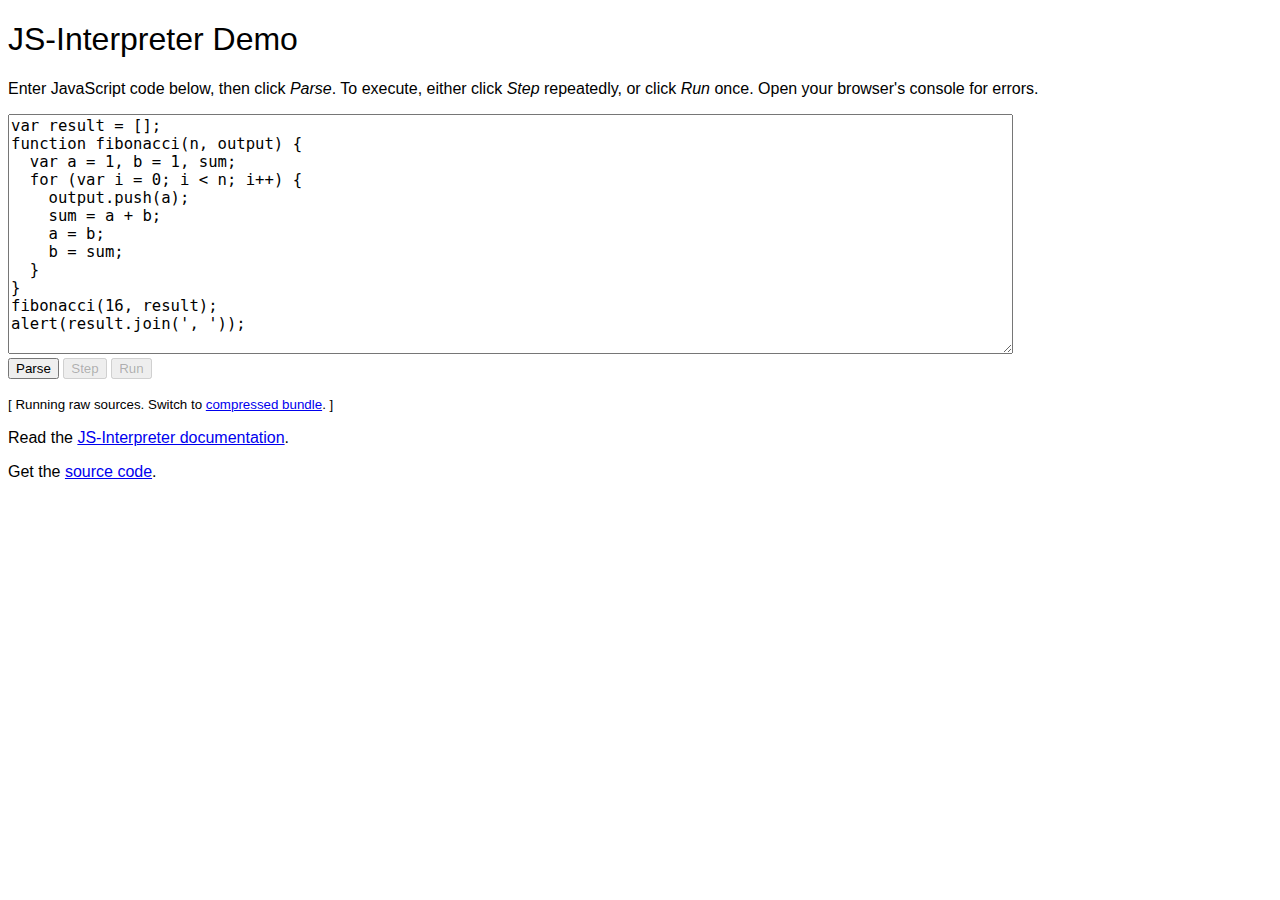
<file: third_party/JS-Interpreter-master/index.html>
<!DOCTYPE html>
<html>
<head>
  <meta charset="utf-8">
  <title>JS-Interpreter Demo</title>
  <link href="demos/style.css" rel="stylesheet" type="text/css">

  <script>
    // Depending on the URL argument, test the compressed or uncompressed version.
    var compressed = (document.location.search == '?compressed');
    if (compressed) {
      document.write('<scr'+'ipt src="acorn_interpreter.js"></scr'+'ipt>');
    } else {
      document.write('<scr'+'ipt src="acorn.js"></scr'+'ipt>');
      document.write('<scr'+'ipt src="interpreter.js"></scr'+'ipt>');
    }

    var myInterpreter;
    function initAlert(interpreter, scope) {
      var wrapper = function(text) {
        return alert(text);
      };
      interpreter.setProperty(scope, 'alert',
          interpreter.createNativeFunction(wrapper));
    };

    function parseButton() {
      var code = document.getElementById('code').value
      myInterpreter = new Interpreter(code, initAlert);
      disable('');
    }

    function stepButton() {
      if (myInterpreter.stateStack.length) {
        var node =
            myInterpreter.stateStack[myInterpreter.stateStack.length - 1].node;
        var start = node.start;
        var end = node.end;
      } else {
        var start = 0;
        var end = 0;
      }
      createSelection(start, end);
      try {
        var ok = myInterpreter.step();
      } finally {
        if (!ok) {
          disable('disabled');
        }
      }
    }

    function runButton() {
      disable('disabled');
      myInterpreter.run();
    }

    function disable(disabled) {
      document.getElementById('stepButton').disabled = disabled;
      document.getElementById('runButton').disabled = disabled;
    }

    function createSelection(start, end) {
      var field = document.getElementById('code')
      if (field.createTextRange) {
        var selRange = field.createTextRange();
        selRange.collapse(true);
        selRange.moveStart('character', start);
        selRange.moveEnd('character', end);
        selRange.select();
      } else if (field.setSelectionRange) {
        field.setSelectionRange(start, end);
      } else if (field.selectionStart) {
        field.selectionStart = start;
        field.selectionEnd = end;
      }
      field.focus();
    }
  </script>
</head>
<body>
  <h1>JS-Interpreter Demo</h1>

  <p>Enter JavaScript code below, then click <em>Parse</em>.  To execute, either
  click <em>Step</em> repeatedly, or click <em>Run</em> once.
  Open your browser's console for errors.</p>
  <p><textarea id="code">
var result = [];
function fibonacci(n, output) {
  var a = 1, b = 1, sum;
  for (var i = 0; i &lt; n; i++) {
    output.push(a);
    sum = a + b;
    a = b;
    b = sum;
  }
}
fibonacci(16, result);
alert(result.join(', '));
</textarea><br>
  <button onclick="parseButton()">Parse</button>
  <button onclick="stepButton()" id="stepButton" disabled="disabled">Step</button>
  <button onclick="runButton()" id="runButton" disabled="disabled">Run</button>
  </p>

  <p><small>
  <script>
    if (compressed) {
      document.write('[ Running compressed bundle.  Switch to <A HREF="?uncompressed">raw sources</A>. ]');
    } else {
      document.write('[ Running raw sources.  Switch to <A HREF="?compressed">compressed bundle</A>. ]');
    }
    disable('disabled');
  </script>
  </small></p>

  <p>Read the <a href="docs.html">JS-Interpreter documentation</a>.</p>
  <p>Get the <a href="https://github.com/NeilFraser/JS-Interpreter">source code</a>.</p>

</body>
</html>
</file>
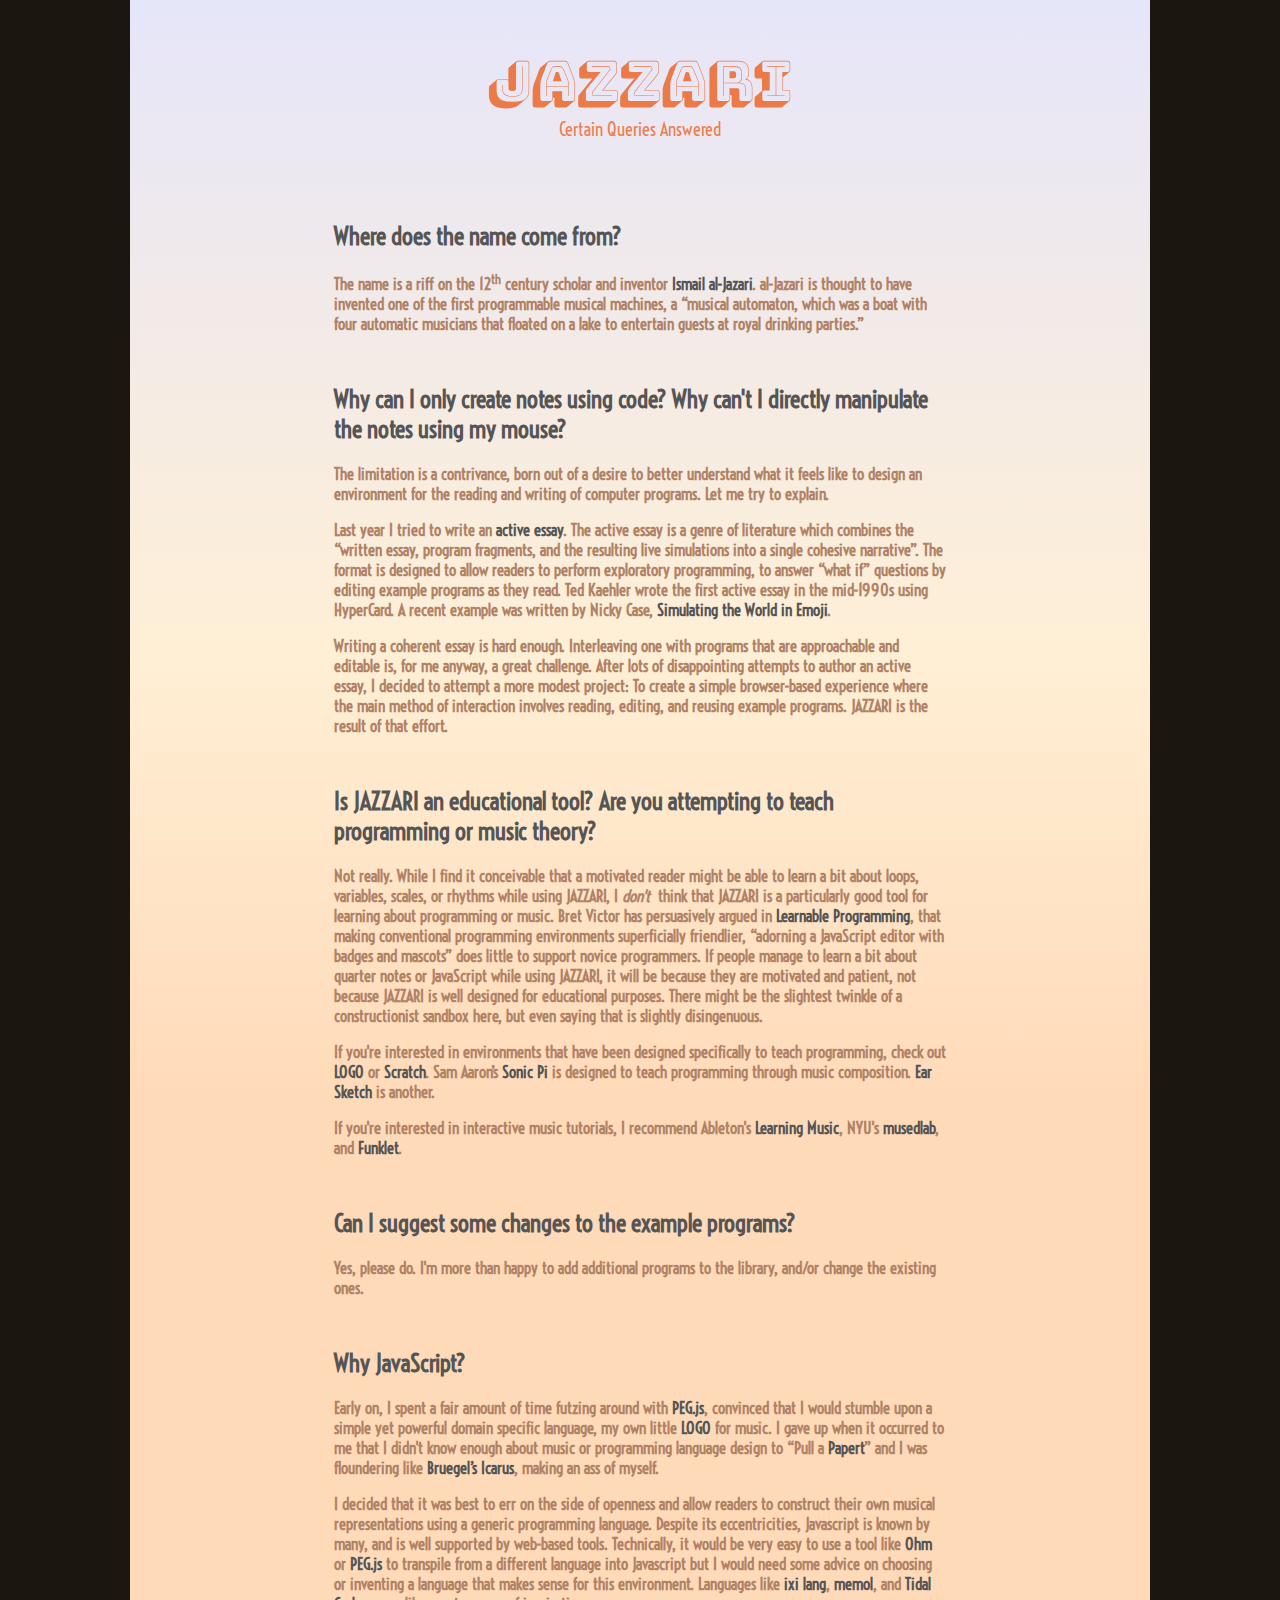
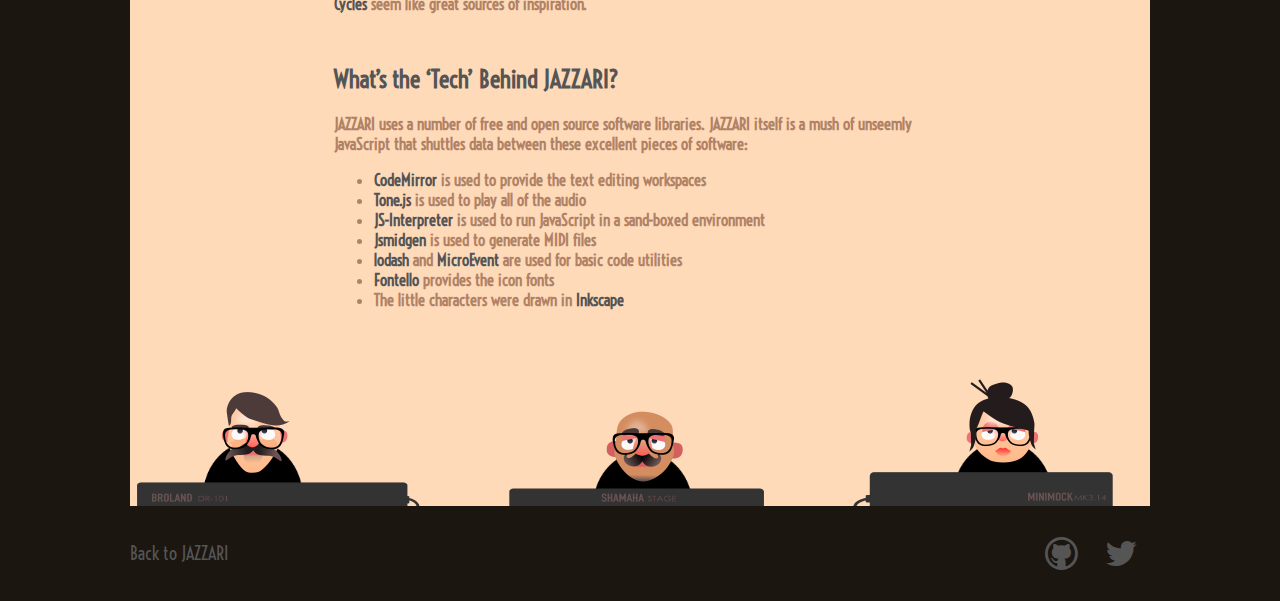
<file: about.html>
<html>
 	<head>
 		<title>Jazzari - About</title>
 		<meta name="robots" content="noindex">
	  <meta http-equiv="Content-Type" content="text/html; charset=utf-8" />

    <link href="https://fonts.googleapis.com/css?family=Voltaire" rel="stylesheet">
    <link href="https://fonts.googleapis.com/css?family=Bungee+Shade" rel="stylesheet">
    <link href="https://fonts.googleapis.com/css?family=Merriweather" rel="stylesheet">

		<style>
			@import url("style.css");
			@import url("third_party/fontello-f7426019/css/fontello.css");
			@import url("third_party/fontello-f7426019/css/animation.css");
		</style>

    <!-- Facebook -->
    <meta itemprop="name" content="JAZZARI">
    <meta itemprop="description" content="A programmable band in your browser">
    <meta itemprop="image" content="https://jackschaedler.github.io/jazzari/social/thumbnail.png">

    <!-- Twitter -->
    <meta name="twitter:card" content="summary_large_image">
    <meta name="twitter:site" content="@JackSchaedler">
    <meta name="twitter:title" content="JAZZARI">
    <meta name="twitter:description" content="A programmable band in your browser">
    <meta name="twitter:creator" content="@JackSchaedler">
    <meta name="twitter:image" content="https://jackschaedler.github.io/jazzari/social/thumbnail.png">

    <!-- Open Graph -->
    <meta property="og:title" content="JAZZARI">
    <meta property="og:type" content="website">
    <meta property="og:url" content="https://jackschaedler.github.io/jazzari/">
    <meta property="og:image" content="https://jackschaedler.github.io/jazzari/social/thumbnail.png">
    <meta property="og:description" content="A programmable band in your browser">
	</head>


	<body onload="" style="margin: 0px; width: 100%; background-color: #1b160f">

		<div style="text-align:center; background: linear-gradient(Lavender, PapayaWhip 30%, PeachPuff 50%); width: 1020px; margin-left: auto; margin-right: auto">
			<div style="width: 100%; display: inline-block; text-align: center">
				<div style="font-family: Voltaire; font-size: 45px; color: #222; padding-top: 45px; opacity: 0.85">
          <a href="index.html" style="font-family: Bungee Shade; font-size: 55px; color:#ed5107; padding-top:  0px; opacity: 0.85; text-decoration: none">JAZZARI</a>
        </div>

        <div style="font-family: Voltaire; font-size: 18px; color: #777; padding-bottom: 30px">
          <span style="color:#ed5107; opacity: 0.7">Certain Queries Answered</span>
        </div>

        <div style="width: 60%; margin-left: auto; margin-right: auto; padding-bottom: 80px; text-align: left; font-family: Voltaire; color: #b08266; font-size: 16px; font-weight: bold">


          <h2> Where does the name come from? </h2>
          <p>
            The name is a riff on the 12<sup>th</sup> century scholar and inventor <a href="https://en.wikipedia.org/wiki/Ismail_al-Jazari">Ismail al-Jazari</a>. al-Jazari is thought to have invented one of the first programmable musical machines, a “musical automaton, which was a boat with four automatic musicians that floated on a lake to entertain guests at royal drinking parties.”
          </p>

          <h2> Why can I only create notes using code? Why can't I directly manipulate the notes using my mouse? </h2>

          <p>
            The limitation is a contrivance, born out of a desire to better understand what it feels like to design an environment for the reading and writing of computer programs. Let me try to explain.
          </p>

          <p>
            Last year I tried to write an <a href="http://www.vpri.org/pdf/tr2009002_active_essays.pdf">active essay</a>. The active essay is a genre of literature which combines the “written essay, program fragments, and the resulting live simulations into a single cohesive narrative”. The format is designed to allow readers to perform exploratory programming, to answer “what if” questions by editing example programs as they read. Ted Kaehler wrote the first active essay in the mid-1990s using HyperCard. A recent example was written by Nicky Case, <a href="http://ncase.me/simulating/">Simulating the World in Emoji</a>.
          </p>

          <p>
            Writing a coherent essay is hard enough. Interleaving one with programs that are approachable and editable is, for me anyway, a great challenge. After lots of disappointing attempts to author an active essay, I decided to attempt a more modest project: To create a simple browser-based experience where the main method of interaction involves reading, editing, and reusing example programs. JAZZARI is the result of that effort.
          </p>

          <h2> Is JAZZARI an educational tool? Are you attempting to teach programming or music theory?</h2>
          <p>
            Not really. While I find it conceivable that a motivated reader might be able to learn a bit about loops, variables, scales, or rhythms while using JAZZARI, I <i>don't</i>&nbsp; think that JAZZARI is a particularly good tool for learning about programming or music. Bret Victor has persuasively argued in <a href="http://worrydream.com/LearnableProgramming/">Learnable Programming</a>, that making conventional programming environments superficially friendlier, “adorning a JavaScript editor with badges and mascots” does little to support novice programmers. If people manage to learn a bit about quarter notes or JavaScript while using JAZZARI, it will be because they are motivated and patient, not because JAZZARI is well designed for educational purposes. There might be the slightest twinkle of a constructionist sandbox here, but even saying that is slightly disingenuous.
          </p>
          <p>
            If you're interested in environments that have been designed specifically to teach programming, check out <a href="https://en.wikipedia.org/wiki/Logo_(programming_language)">LOGO</a> or <a href="https://scratch.mit.edu/">Scratch</a>. Sam Aaron’s <a href="http://sonic-pi.net/">Sonic Pi</a> is designed to teach programming through music composition.</a> <a href="https://earsketch.gatech.edu">Ear Sketch</a> is another.
          </p>
          <p>
            If you're interested in interactive music tutorials, I recommend Ableton's <a href="https://learningmusic.ableton.com/">Learning Music</a>, NYU's <a href="https://musedlab.org/">musedlab</a>, and <a href="http://funklet.com/">Funklet</a>.
          </p>


          <h2> Can I suggest some changes to the example programs? </h2>
          <p>
            Yes, please do. I'm more than happy to add additional programs to the library, and/or change the existing ones.
          </p>


          <h2> Why JavaScript? </h2>
          <p>
            Early on, I spent a fair amount of time futzing around with <a href="https://pegjs.org/">PEG.js</a>, convinced that I would stumble upon a simple yet powerful domain specific language, my own little <a href="https://en.wikipedia.org/wiki/Logo_(programming_language)">LOGO</a> for music. I gave up when it occurred to me that I didn't know enough about music or programming language design to “Pull a <a href="https://en.wikipedia.org/wiki/Seymour_Papert">Papert</a>” and I was floundering like <a href="https://en.wikipedia.org/wiki/Landscape_with_the_Fall_of_Icarus">Bruegel’s Icarus</a>, making an ass of myself.
          </p>
          <p>
            I decided that it was best to err on the side of openness and allow readers to construct their own musical representations using a generic programming language. Despite its eccentricities, Javascript is known by many, and is well supported by web-based tools. Technically, it would be very easy to use a tool like <a href="https://github.com/harc/ohm">Ohm</a> or <a href="https://pegjs.org/">PEG.js</a> to transpile from a different language into Javascript but I would need some advice on choosing or inventing a language that makes sense for this environment. Languages like <a href="https://en.wikipedia.org/wiki/Ixi_lang">ixi lang</a>, <a href="http://mimosa-pudica.net/memol/tutorial/">memol</a>, and <a href="https://tidalcycles.org/">Tidal Cycles</a> seem like great sources of inspiration.
          </p>


          <h2> What’s the ‘Tech’ Behind JAZZARI? </h2>
          <p>
            JAZZARI uses a number of free and open source software libraries. JAZZARI itself is a mush of unseemly JavaScript that shuttles data between these excellent pieces of software:
            <ul>
                <li><a href="https://codemirror.net/">CodeMirror</a> is used to provide the text editing workspaces</li>
                <li><a href="https://tonejs.github.io/">Tone.js</a> is used to play all of the audio</li>
                <li><a href="https://github.com/NeilFraser/JS-Interpreter">JS-Interpreter</a> is used to run JavaScript in a sand-boxed environment </li>
                <li><a href="https://github.com/dingram/jsmidgen">Jsmidgen</a> is used to generate MIDI files </li>
                <li><a href="https://lodash.com/">lodash</a> and <a href="https://github.com/jeromeetienne/microevent.js">MicroEvent</a> are used for basic code utilities</li>
                <li><a href="http://fontello.com/">Fontello</a> provides the icon fonts</li>
                <li>The little characters were drawn in <a href="https://inkscape.org/en/"> Inkscape</a></li>
            </ul>
          </p>

        </div>
            <div id="characters" style="display: flex; flex-direction: row; width: 100%; height: 100px">
              <div style="position: relative; width: 340px">

                <img src="images/defaultbody.png" width="110" height="110" style="position: absolute; bottom: 20px; left: 70px"></img>

                <img src="images/drummachine.png" width="300" height="50" style="position: absolute; bottom: 0px; left: 0px"></img>

                <img id="drummerHead" src="images/defaulthead.png" width="110" height="110" style="position: absolute; bottom: 20px; left: 70px"></img>
              </div>

              <div style="position: relative; width: 340px">

                <img src="images/defaultbody.png" width="110" height="110" style="position: absolute; bottom: 10px; left: 120px"></img>

                <img id="keysHead" src="images/defaultkeyshead.png" width="110" height="110" style="position: absolute; bottom: 10px; left: 120px"></img>

                <img src="images/keysmachine.png" width="300" height="50" style="position: absolute; bottom: 0px; left: 20px"></img>

              </div>

              <div style="position: relative; width: 340px">

                <img src="images/defaultbody.png" width="110" height="110" style="position: absolute; bottom: 20px; left: 140px"></img>

                <img src="images/bassmachine.png" width="300" height="50" style="position: absolute; bottom: 0px; left: 20px"></img>

                <img id="bassHead" src="images/defaultbasshead.png" width="110" height="110" style="position: absolute; bottom: 20px; left: 140px"></img>
              </div>

            </div>

				<div style="width: 100%; font-family: Voltaire;">
					<div style="width: 100%">
						<div id="about" style="width: 100%; height:auto; background-color: #1b160f; font-family: Voltaire; font-size: 18px; line-height: 35px; color: #4f3a1f; padding-top: 30px; padding-bottom: 30px; background-color: none">
              <div style="display: flex;">
                <a href="index.html" class="aboutLink" style="cursor: pointer;">Back&nbsp;to&nbsp;<span>JAZZARI</span></a>
                <div style="width: 100%"></div>
                <a href="https://github.com/jackschaedler/jazzari">
                  <i style="font-size: 35px; margin: 5px; cursor: pointer" class="icon-github-circled-alt2 aboutLink"></i>
                </a>
                <a href="https://twitter.com/jackschaedler">
                  <i style="font-size: 35px; margin: 5px; cursor: pointer" class="icon-twitter aboutLink"></i>
                </a>
              </div>
						</div>
					</div>
				</div>
			</div>
		</div>
	</body>
</html>
</file>
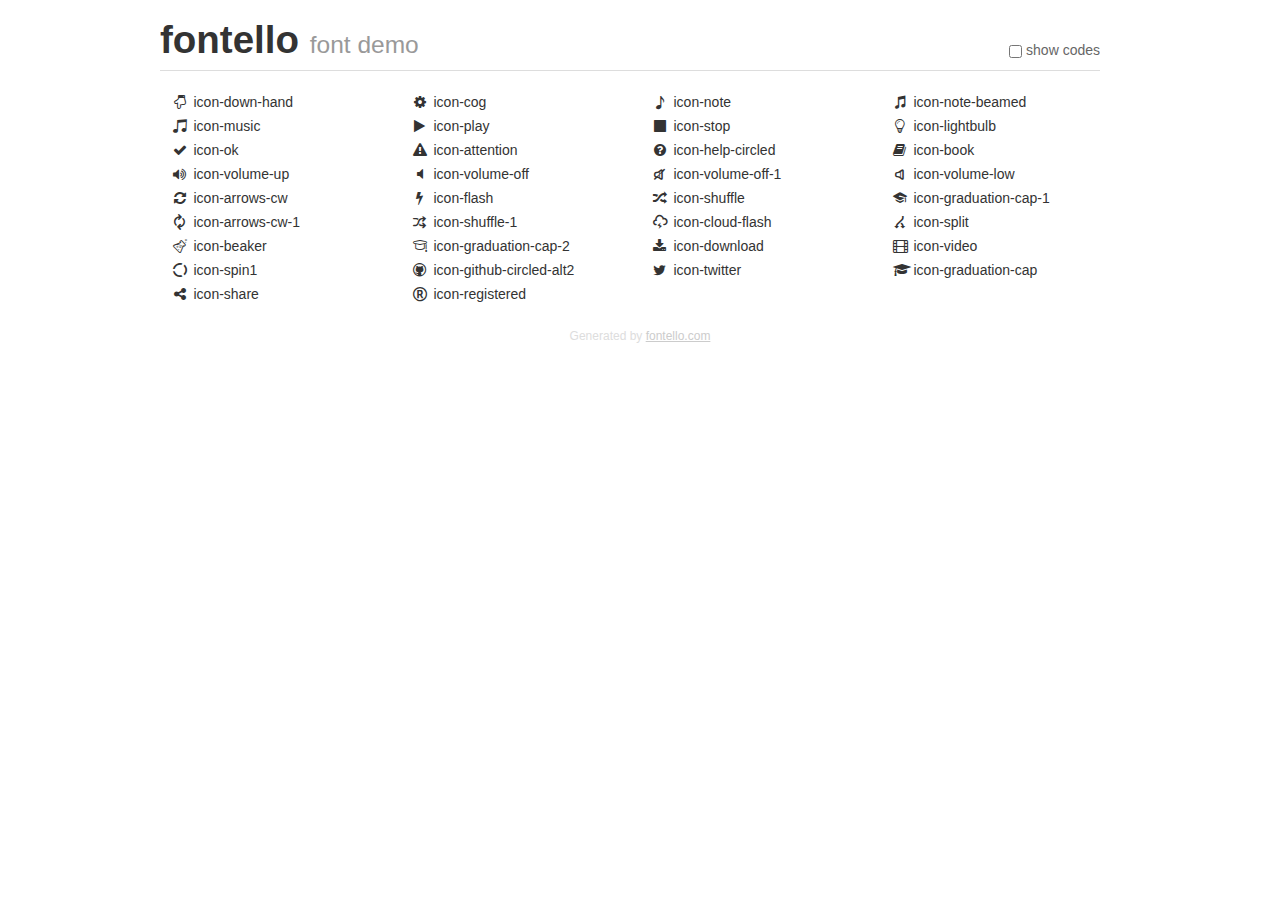
<file: third_party/fontello-f7426019/demo.html>
<!DOCTYPE html>
<html>
  <head><!--[if lt IE 9]><script language="javascript" type="text/javascript" src="//html5shim.googlecode.com/svn/trunk/html5.js"></script><![endif]-->
    <meta charset="UTF-8"><style>/*
 * Bootstrap v2.2.1
 *
 * Copyright 2012 Twitter, Inc
 * Licensed under the Apache License v2.0
 * http://www.apache.org/licenses/LICENSE-2.0
 *
 * Designed and built with all the love in the world @twitter by @mdo and @fat.
 */
.clearfix {
  *zoom: 1;
}
.clearfix:before,
.clearfix:after {
  display: table;
  content: "";
  line-height: 0;
}
.clearfix:after {
  clear: both;
}
html {
  font-size: 100%;
  -webkit-text-size-adjust: 100%;
  -ms-text-size-adjust: 100%;
}
a:focus {
  outline: thin dotted #333;
  outline: 5px auto -webkit-focus-ring-color;
  outline-offset: -2px;
}
a:hover,
a:active {
  outline: 0;
}
button,
input,
select,
textarea {
  margin: 0;
  font-size: 100%;
  vertical-align: middle;
}
button,
input {
  *overflow: visible;
  line-height: normal;
}
button::-moz-focus-inner,
input::-moz-focus-inner {
  padding: 0;
  border: 0;
}
body {
  margin: 0;
  font-family: "Helvetica Neue", Helvetica, Arial, sans-serif;
  font-size: 14px;
  line-height: 20px;
  color: #333;
  background-color: #fff;
}
a {
  color: #08c;
  text-decoration: none;
}
a:hover {
  color: #005580;
  text-decoration: underline;
}
.row {
  margin-left: -20px;
  *zoom: 1;
}
.row:before,
.row:after {
  display: table;
  content: "";
  line-height: 0;
}
.row:after {
  clear: both;
}
[class*="span"] {
  float: left;
  min-height: 1px;
  margin-left: 20px;
}
.container,
.navbar-static-top .container,
.navbar-fixed-top .container,
.navbar-fixed-bottom .container {
  width: 940px;
}
.span12 {
  width: 940px;
}
.span11 {
  width: 860px;
}
.span10 {
  width: 780px;
}
.span9 {
  width: 700px;
}
.span8 {
  width: 620px;
}
.span7 {
  width: 540px;
}
.span6 {
  width: 460px;
}
.span5 {
  width: 380px;
}
.span4 {
  width: 300px;
}
.span3 {
  width: 220px;
}
.span2 {
  width: 140px;
}
.span1 {
  width: 60px;
}
[class*="span"].pull-right,
.row-fluid [class*="span"].pull-right {
  float: right;
}
.container {
  margin-right: auto;
  margin-left: auto;
  *zoom: 1;
}
.container:before,
.container:after {
  display: table;
  content: "";
  line-height: 0;
}
.container:after {
  clear: both;
}
p {
  margin: 0 0 10px;
}
.lead {
  margin-bottom: 20px;
  font-size: 21px;
  font-weight: 200;
  line-height: 30px;
}
small {
  font-size: 85%;
}
h1 {
  margin: 10px 0;
  font-family: inherit;
  font-weight: bold;
  line-height: 20px;
  color: inherit;
  text-rendering: optimizelegibility;
}
h1 small {
  font-weight: normal;
  line-height: 1;
  color: #999;
}
h1 {
  line-height: 40px;
}
h1 {
  font-size: 38.5px;
}
h1 small {
  font-size: 24.5px;
}
body {
  margin-top: 90px;
}
.header {
  position: fixed;
  top: 0;
  left: 50%;
  margin-left: -480px;
  background-color: #fff;
  border-bottom: 1px solid #ddd;
  padding-top: 10px;
  z-index: 10;
}
.footer {
  color: #ddd;
  font-size: 12px;
  text-align: center;
  margin-top: 20px;
}
.footer a {
  color: #ccc;
  text-decoration: underline;
}
.the-icons {
  font-size: 14px;
  line-height: 24px;
}
.switch {
  position: absolute;
  right: 0;
  bottom: 10px;
  color: #666;
}
.switch input {
  margin-right: 0.3em;
}
.codesOn .i-name {
  display: none;
}
.codesOn .i-code {
  display: inline;
}
.i-code {
  display: none;
}
@font-face {
      font-family: 'fontello';
      src: url('./font/fontello.eot?20550917');
      src: url('./font/fontello.eot?20550917#iefix') format('embedded-opentype'),
           url('./font/fontello.woff?20550917') format('woff'),
           url('./font/fontello.ttf?20550917') format('truetype'),
           url('./font/fontello.svg?20550917#fontello') format('svg');
      font-weight: normal;
      font-style: normal;
    }
     
     
    .demo-icon
    {
      font-family: "fontello";
      font-style: normal;
      font-weight: normal;
      speak: none;
     
      display: inline-block;
      text-decoration: inherit;
      width: 1em;
      margin-right: .2em;
      text-align: center;
      /* opacity: .8; */
     
      /* For safety - reset parent styles, that can break glyph codes*/
      font-variant: normal;
      text-transform: none;
     
      /* fix buttons height, for twitter bootstrap */
      line-height: 1em;
     
      /* Animation center compensation - margins should be symmetric */
      /* remove if not needed */
      margin-left: .2em;
     
      /* You can be more comfortable with increased icons size */
      /* font-size: 120%; */
     
      /* Font smoothing. That was taken from TWBS */
      -webkit-font-smoothing: antialiased;
      -moz-osx-font-smoothing: grayscale;
     
      /* Uncomment for 3D effect */
      /* text-shadow: 1px 1px 1px rgba(127, 127, 127, 0.3); */
    }
     </style>
    <link rel="stylesheet" href="css/animation.css"><!--[if IE 7]><link rel="stylesheet" href="css/fontello-ie7.css"><![endif]-->
    <script>
      function toggleCodes(on) {
        var obj = document.getElementById('icons');
      
        if (on) {
          obj.className += ' codesOn';
        } else {
          obj.className = obj.className.replace(' codesOn', '');
        }
      }
      
    </script>
  </head>
  <body>
    <div class="container header">
      <h1>
        fontello
         <small>font demo</small>
      </h1>
      <label class="switch">
        <input type="checkbox" onclick="toggleCodes(this.checked)">show codes
      </label>
    </div>
    <div id="icons" class="container">
      <div class="row">
        <div title="Code: 0xe800" class="the-icons span3"><i class="demo-icon icon-down-hand">&#xe800;</i> <span class="i-name">icon-down-hand</span><span class="i-code">0xe800</span></div>
        <div title="Code: 0xe801" class="the-icons span3"><i class="demo-icon icon-cog">&#xe801;</i> <span class="i-name">icon-cog</span><span class="i-code">0xe801</span></div>
        <div title="Code: 0xe802" class="the-icons span3"><i class="demo-icon icon-note">&#xe802;</i> <span class="i-name">icon-note</span><span class="i-code">0xe802</span></div>
        <div title="Code: 0xe803" class="the-icons span3"><i class="demo-icon icon-note-beamed">&#xe803;</i> <span class="i-name">icon-note-beamed</span><span class="i-code">0xe803</span></div>
      </div>
      <div class="row">
        <div title="Code: 0xe804" class="the-icons span3"><i class="demo-icon icon-music">&#xe804;</i> <span class="i-name">icon-music</span><span class="i-code">0xe804</span></div>
        <div title="Code: 0xe805" class="the-icons span3"><i class="demo-icon icon-play">&#xe805;</i> <span class="i-name">icon-play</span><span class="i-code">0xe805</span></div>
        <div title="Code: 0xe806" class="the-icons span3"><i class="demo-icon icon-stop">&#xe806;</i> <span class="i-name">icon-stop</span><span class="i-code">0xe806</span></div>
        <div title="Code: 0xe807" class="the-icons span3"><i class="demo-icon icon-lightbulb">&#xe807;</i> <span class="i-name">icon-lightbulb</span><span class="i-code">0xe807</span></div>
      </div>
      <div class="row">
        <div title="Code: 0xe808" class="the-icons span3"><i class="demo-icon icon-ok">&#xe808;</i> <span class="i-name">icon-ok</span><span class="i-code">0xe808</span></div>
        <div title="Code: 0xe809" class="the-icons span3"><i class="demo-icon icon-attention">&#xe809;</i> <span class="i-name">icon-attention</span><span class="i-code">0xe809</span></div>
        <div title="Code: 0xe80a" class="the-icons span3"><i class="demo-icon icon-help-circled">&#xe80a;</i> <span class="i-name">icon-help-circled</span><span class="i-code">0xe80a</span></div>
        <div title="Code: 0xe80b" class="the-icons span3"><i class="demo-icon icon-book">&#xe80b;</i> <span class="i-name">icon-book</span><span class="i-code">0xe80b</span></div>
      </div>
      <div class="row">
        <div title="Code: 0xe80c" class="the-icons span3"><i class="demo-icon icon-volume-up">&#xe80c;</i> <span class="i-name">icon-volume-up</span><span class="i-code">0xe80c</span></div>
        <div title="Code: 0xe80d" class="the-icons span3"><i class="demo-icon icon-volume-off">&#xe80d;</i> <span class="i-name">icon-volume-off</span><span class="i-code">0xe80d</span></div>
        <div title="Code: 0xe80e" class="the-icons span3"><i class="demo-icon icon-volume-off-1">&#xe80e;</i> <span class="i-name">icon-volume-off-1</span><span class="i-code">0xe80e</span></div>
        <div title="Code: 0xe80f" class="the-icons span3"><i class="demo-icon icon-volume-low">&#xe80f;</i> <span class="i-name">icon-volume-low</span><span class="i-code">0xe80f</span></div>
      </div>
      <div class="row">
        <div title="Code: 0xe810" class="the-icons span3"><i class="demo-icon icon-arrows-cw">&#xe810;</i> <span class="i-name">icon-arrows-cw</span><span class="i-code">0xe810</span></div>
        <div title="Code: 0xe811" class="the-icons span3"><i class="demo-icon icon-flash">&#xe811;</i> <span class="i-name">icon-flash</span><span class="i-code">0xe811</span></div>
        <div title="Code: 0xe812" class="the-icons span3"><i class="demo-icon icon-shuffle">&#xe812;</i> <span class="i-name">icon-shuffle</span><span class="i-code">0xe812</span></div>
        <div title="Code: 0xe813" class="the-icons span3"><i class="demo-icon icon-graduation-cap-1">&#xe813;</i> <span class="i-name">icon-graduation-cap-1</span><span class="i-code">0xe813</span></div>
      </div>
      <div class="row">
        <div title="Code: 0xe814" class="the-icons span3"><i class="demo-icon icon-arrows-cw-1">&#xe814;</i> <span class="i-name">icon-arrows-cw-1</span><span class="i-code">0xe814</span></div>
        <div title="Code: 0xe815" class="the-icons span3"><i class="demo-icon icon-shuffle-1">&#xe815;</i> <span class="i-name">icon-shuffle-1</span><span class="i-code">0xe815</span></div>
        <div title="Code: 0xe816" class="the-icons span3"><i class="demo-icon icon-cloud-flash">&#xe816;</i> <span class="i-name">icon-cloud-flash</span><span class="i-code">0xe816</span></div>
        <div title="Code: 0xe817" class="the-icons span3"><i class="demo-icon icon-split">&#xe817;</i> <span class="i-name">icon-split</span><span class="i-code">0xe817</span></div>
      </div>
      <div class="row">
        <div title="Code: 0xe818" class="the-icons span3"><i class="demo-icon icon-beaker">&#xe818;</i> <span class="i-name">icon-beaker</span><span class="i-code">0xe818</span></div>
        <div title="Code: 0xe819" class="the-icons span3"><i class="demo-icon icon-graduation-cap-2">&#xe819;</i> <span class="i-name">icon-graduation-cap-2</span><span class="i-code">0xe819</span></div>
        <div title="Code: 0xe81a" class="the-icons span3"><i class="demo-icon icon-download">&#xe81a;</i> <span class="i-name">icon-download</span><span class="i-code">0xe81a</span></div>
        <div title="Code: 0xe81b" class="the-icons span3"><i class="demo-icon icon-video">&#xe81b;</i> <span class="i-name">icon-video</span><span class="i-code">0xe81b</span></div>
      </div>
      <div class="row">
        <div title="Code: 0xe830" class="the-icons span3"><i class="demo-icon icon-spin1 animate-spin">&#xe830;</i> <span class="i-name">icon-spin1</span><span class="i-code">0xe830</span></div>
        <div title="Code: 0xf056" class="the-icons span3"><i class="demo-icon icon-github-circled-alt2">&#xf056;</i> <span class="i-name">icon-github-circled-alt2</span><span class="i-code">0xf056</span></div>
        <div title="Code: 0xf099" class="the-icons span3"><i class="demo-icon icon-twitter">&#xf099;</i> <span class="i-name">icon-twitter</span><span class="i-code">0xf099</span></div>
        <div title="Code: 0xf19d" class="the-icons span3"><i class="demo-icon icon-graduation-cap">&#xf19d;</i> <span class="i-name">icon-graduation-cap</span><span class="i-code">0xf19d</span></div>
      </div>
      <div class="row">
        <div title="Code: 0xf1e0" class="the-icons span3"><i class="demo-icon icon-share">&#xf1e0;</i> <span class="i-name">icon-share</span><span class="i-code">0xf1e0</span></div>
        <div title="Code: 0xf25d" class="the-icons span3"><i class="demo-icon icon-registered">&#xf25d;</i> <span class="i-name">icon-registered</span><span class="i-code">0xf25d</span></div>
      </div>
    </div>
    <div class="container footer">Generated by <a href="http://fontello.com">fontello.com</a></div>
  </body>
</html>
</file>
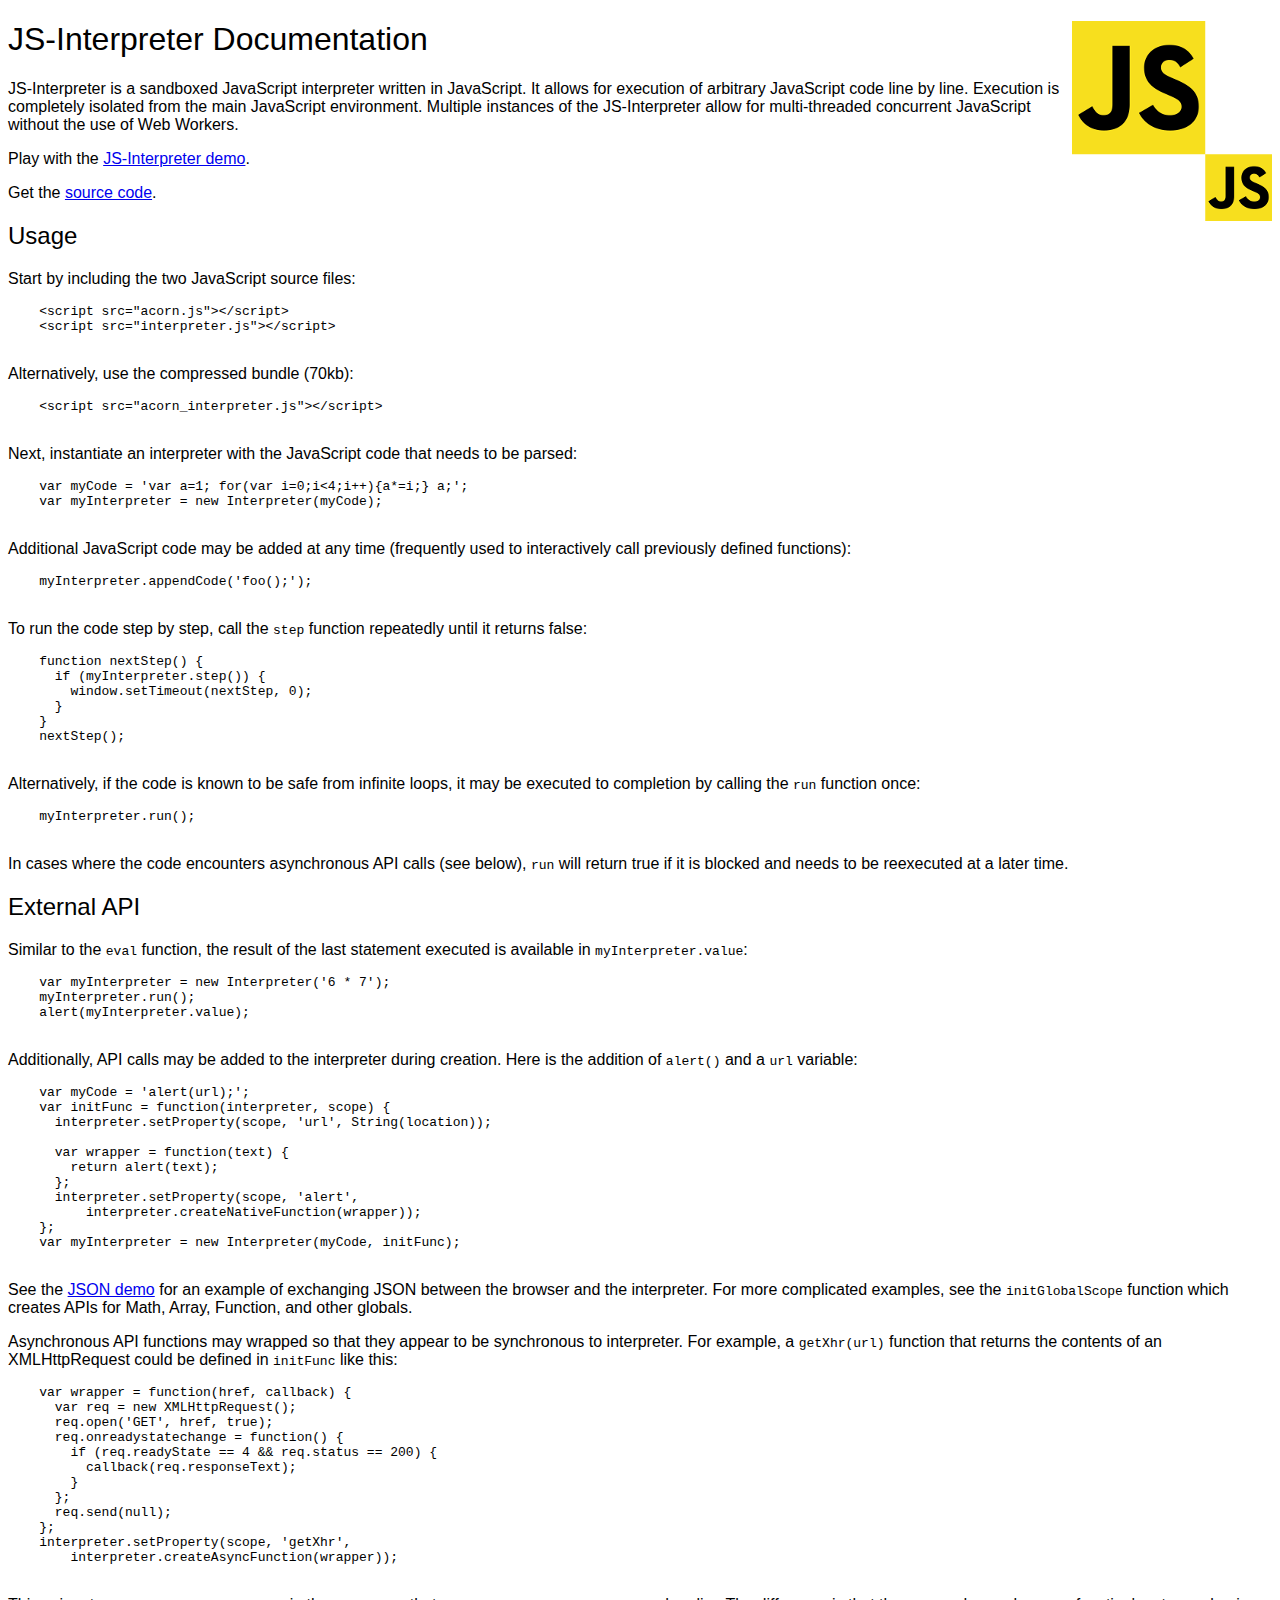
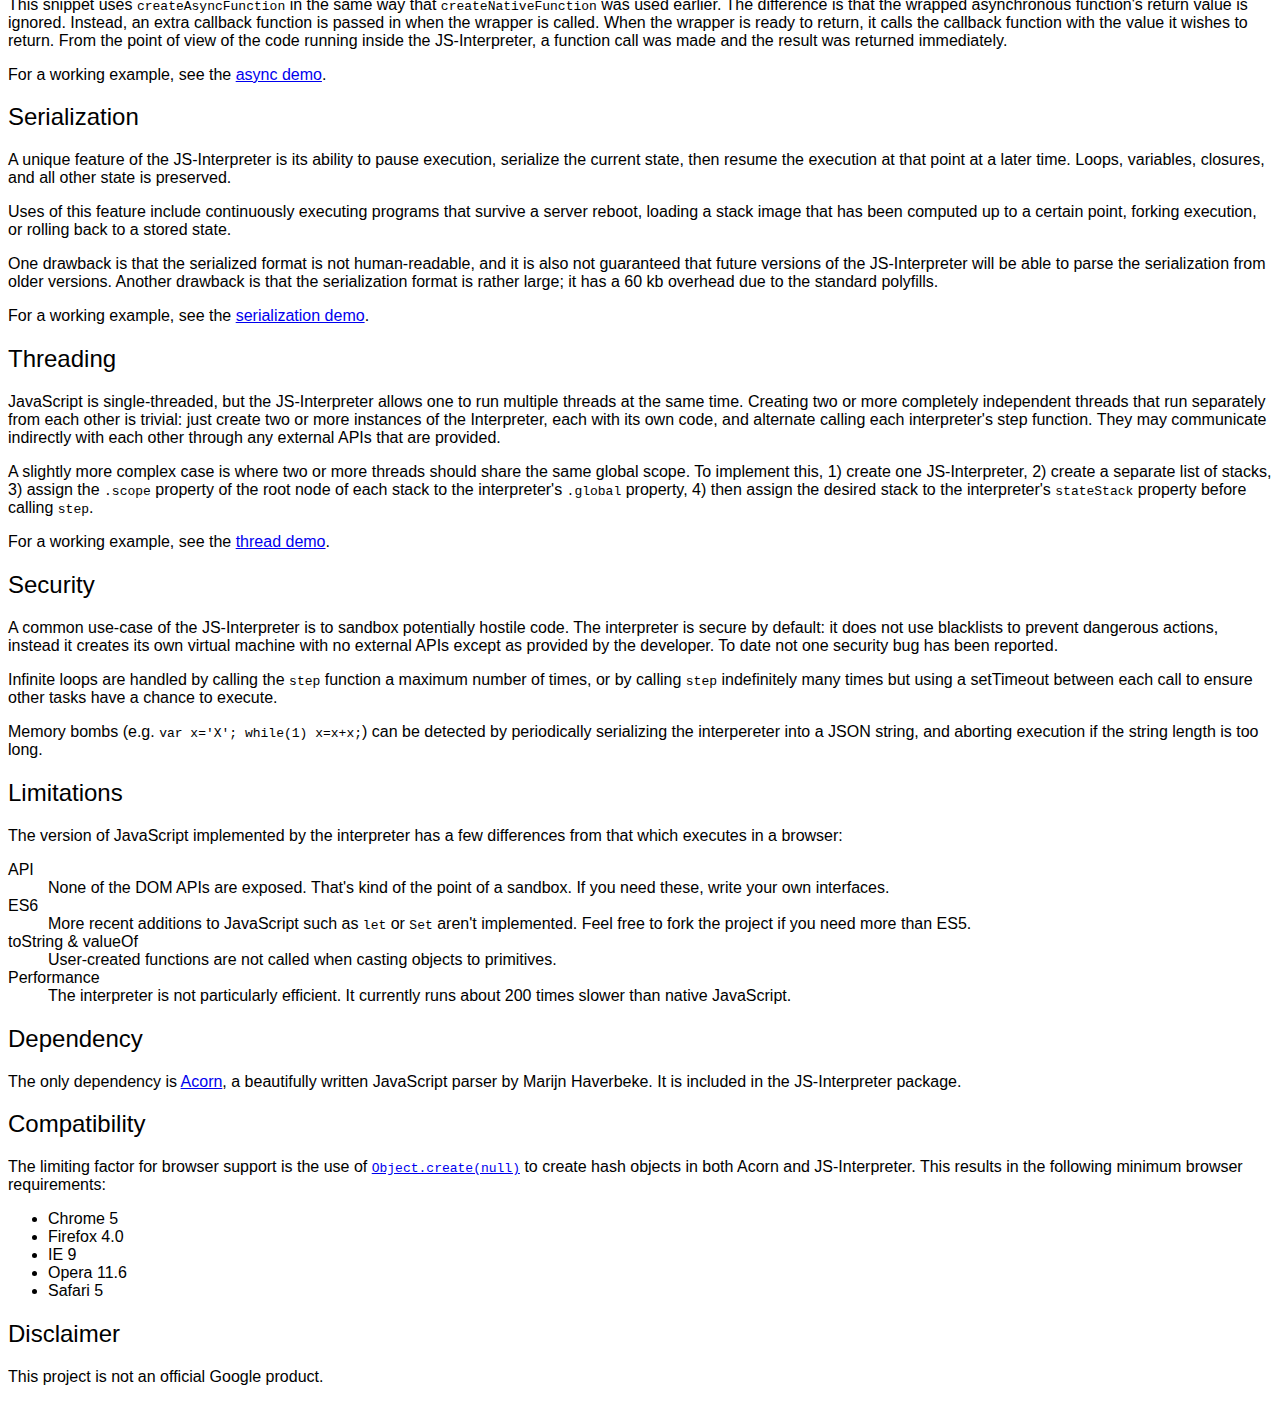
<file: third_party/JS-Interpreter-master/docs.html>
<!DOCTYPE html>
<html>
<head>
  <meta charset="utf-8">
  <title>JS-Interpreter Documentation</title>
  <link href="demos/style.css" rel="stylesheet" type="text/css">
</head>
<body>
  <img src="logo.png" height=200 width=200 style="float: right">
  <h1>JS-Interpreter Documentation</h1>

  <p>JS-Interpreter is a sandboxed JavaScript interpreter written in JavaScript.
  It allows for execution of arbitrary JavaScript code line by line.  Execution
  is completely isolated from the main JavaScript environment.  Multiple
  instances of the JS-Interpreter allow for multi-threaded concurrent JavaScript
  without the use of Web Workers.</p>

  <p>Play with the <a href="index.html">JS-Interpreter demo</a>.</p>

  <p>Get the <a href="https://github.com/NeilFraser/JS-Interpreter">source code</a>.</p>

  <h2>Usage</h2>

  <p>Start by including the two JavaScript source files:</p>

  <pre>
    &lt;script src="acorn.js"&gt;&lt;/script&gt;
    &lt;script src="interpreter.js"&gt;&lt;/script&gt;
  </pre>

  <p>Alternatively, use the compressed bundle (70kb):</p>

  <pre>
    &lt;script src="acorn_interpreter.js"&gt;&lt;/script&gt;
  </pre>

  <p>Next, instantiate an interpreter with the JavaScript code that needs to be
  parsed:</p>

  <pre>
    var myCode = 'var a=1; for(var i=0;i&lt;4;i++){a*=i;} a;';
    var myInterpreter = new Interpreter(myCode);
  </pre>

  <p>Additional JavaScript code may be added at any time (frequently used to
  interactively call previously defined functions):</p>

  <pre>
    myInterpreter.appendCode('foo();');
  </pre>

  <p>To run the code step by step, call the <code>step</code> function
  repeatedly until it returns false:</p>

  <pre>
    function nextStep() {
      if (myInterpreter.step()) {
        window.setTimeout(nextStep, 0);
      }
    }
    nextStep();
  </pre>

  <p>Alternatively, if the code is known to be safe from infinite loops, it may
  be executed to completion by calling the <code>run</code> function once:</p>

  <pre>
    myInterpreter.run();
  </pre>

  <p>In cases where the code encounters asynchronous API calls (see below),
  <code>run</code> will return true if it is blocked and needs to be reexecuted
  at a later time.</p>

  <h2>External API</h2>

  <p>Similar to the <code>eval</code> function, the result of the last
  statement executed is available in <code>myInterpreter.value</code>:</p>

  <pre>
    var myInterpreter = new Interpreter('6 * 7');
    myInterpreter.run();
    alert(myInterpreter.value);
  </pre>

  <p>Additionally, API calls may be added to the interpreter during creation.
  Here is the addition of <code>alert()</code> and a <code>url</code>
  variable:</p>

  <pre>
    var myCode = 'alert(url);';
    var initFunc = function(interpreter, scope) {
      interpreter.setProperty(scope, 'url', String(location));

      var wrapper = function(text) {
        return alert(text);
      };
      interpreter.setProperty(scope, 'alert',
          interpreter.createNativeFunction(wrapper));
    };
    var myInterpreter = new Interpreter(myCode, initFunc);
  </pre>

  <p>See the <a href="demos/json.html">JSON demo</a> for an example of
  exchanging JSON between the browser and the interpreter.
  For more complicated examples, see the <code>initGlobalScope</code> function
  which creates APIs for Math, Array, Function, and other globals.</p>

  <p>Asynchronous API functions may wrapped so that they appear to be
  synchronous to interpreter.  For example, a <code>getXhr(url)</code> function
  that returns the contents of an XMLHttpRequest could be defined in
  <code>initFunc</code> like this:</p>

  <pre>
    var wrapper = function(href, callback) {
      var req = new XMLHttpRequest();
      req.open('GET', href, true);
      req.onreadystatechange = function() {
        if (req.readyState == 4 && req.status == 200) {
          callback(req.responseText);
        }
      };
      req.send(null);
    };
    interpreter.setProperty(scope, 'getXhr',
        interpreter.createAsyncFunction(wrapper));
  </pre>

  <p>This snippet uses <code>createAsyncFunction</code> in the same way that
  <code>createNativeFunction</code> was used earlier.  The difference is that
  the wrapped asynchronous function's return value is ignored.  Instead, an
  extra callback function is passed in when the wrapper is called.  When the
  wrapper is ready to return, it calls the callback function with the value it
  wishes to return.  From the point of view of the code running inside the
  JS-Interpreter, a function call was made and the result was returned
  immediately.</p>

  <p>For a working example, see the
  <a href="demos/async.html">async demo</a>.</p>

  <h2>Serialization</h2>

  <p>A unique feature of the JS-Interpreter is its ability to pause execution,
  serialize the current state, then resume the execution at that point at a
  later time.  Loops, variables, closures, and all other state is preserved.</p>

  <p>Uses of this feature include continuously executing programs that survive
  a server reboot, loading a stack image that has been computed up to a certain
  point, forking execution, or rolling back to a stored state.</p>

  <p>One drawback is that the serialized format is not human-readable, and it is
  also not guaranteed that future versions of the JS-Interpreter will be able to
  parse the serialization from older versions.  Another drawback is that the
  serialization format is rather large; it has a 60 kb overhead due to the
  standard polyfills.</p>

  <p>For a working example, see the
  <a href="demos/serialize.html">serialization demo</a>.</p>

  <h2>Threading</h2>

  <p>JavaScript is single-threaded, but the JS-Interpreter allows one to run
  multiple threads at the same time.  Creating two or more completely
  independent threads that run separately from each other is trivial: just
  create two or more instances of the Interpreter, each with its own code,
  and alternate calling each interpreter's step function.  They may
  communicate indirectly with each other through any external APIs that are
  provided.</p>

  <p>A slightly more complex case is where two or more threads should share the
  same global scope.  To implement this, 1) create one JS-Interpreter, 2) create
  a separate list of stacks, 3) assign the <code>.scope</code> property of the
  root node of each stack to the interpreter's <code>.global</code> property,
  4) then assign the desired stack to the interpreter's <code>stateStack</code>
  property before calling <code>step</code>.</p>

  <p>For a working example, see the
  <a href="demos/thread.html">thread demo</a>.</p>

  <h2>Security</h2>

  <p>A common use-case of the JS-Interpreter is to sandbox potentially hostile
  code.  The interpreter is secure by default: it does not use blacklists to
  prevent dangerous actions, instead it creates its own virtual machine with no
  external APIs except as provided by the developer.  To date not one security
  bug has been reported.</p>

  <p>Infinite loops are handled by calling the <code>step</code> function
  a maximum number of times, or by calling <code>step</code> indefinitely many
  times but using a setTimeout between each call to ensure other tasks have a
  chance to execute.</p>

  <p>Memory bombs (e.g. <code>var x='X'; while(1) x=x+x;</code>) can be detected
  by periodically serializing the interpereter into a JSON string, and aborting
  execution if the string length is too long.</p>

  <h2>Limitations</h2>

  <p>The version of JavaScript implemented by the interpreter has a few
  differences from that which executes in a browser:</p>

  <dl>
    <dt>API</dt>
    <dd>None of the DOM APIs are exposed.  That's kind of the point of a
    sandbox.  If you need these, write your own interfaces.</dd>
    <dt>ES6</dt>
    <dd>More recent additions to JavaScript such as <code>let</code> or
    <code>Set</code> aren't implemented.  Feel free to fork the project if you need more than ES5.</dd>
    <dt>toString &amp; valueOf</dt>
    <dd>User-created functions are not called when casting objects to primitives.</dd>
    <dt>Performance</dt>
    <dd>The interpreter is not particularly efficient.  It currently runs about
    200 times slower than native JavaScript.</dd>
  </dl>

  <h2>Dependency</h2>

  <p>The only dependency is <a href="http://marijnhaverbeke.nl/acorn/">Acorn</a>,
  a beautifully written JavaScript parser by Marijn Haverbeke.  It is included
  in the JS-Interpreter package.</p>

  <h2>Compatibility</h2>

  <p>The limiting factor for browser support is the use of
  <a href="https://developer.mozilla.org/en-US/docs/Web/JavaScript/Reference/Global_Objects/Object/create"><code>Object.create(null)</code></a>
  to create hash objects in both Acorn and JS-Interpreter.
  This results in the following minimum browser requirements:</p>

  <ul>
    <li>Chrome 5</li>
    <li>Firefox 4.0</li>
    <li>IE 9</li>
    <li>Opera 11.6</li>
    <li>Safari 5</li>
  </ul>

  <h2>Disclaimer</h2>

  <p>This project is not an official Google product.</p>
</body>
</html>
</file>
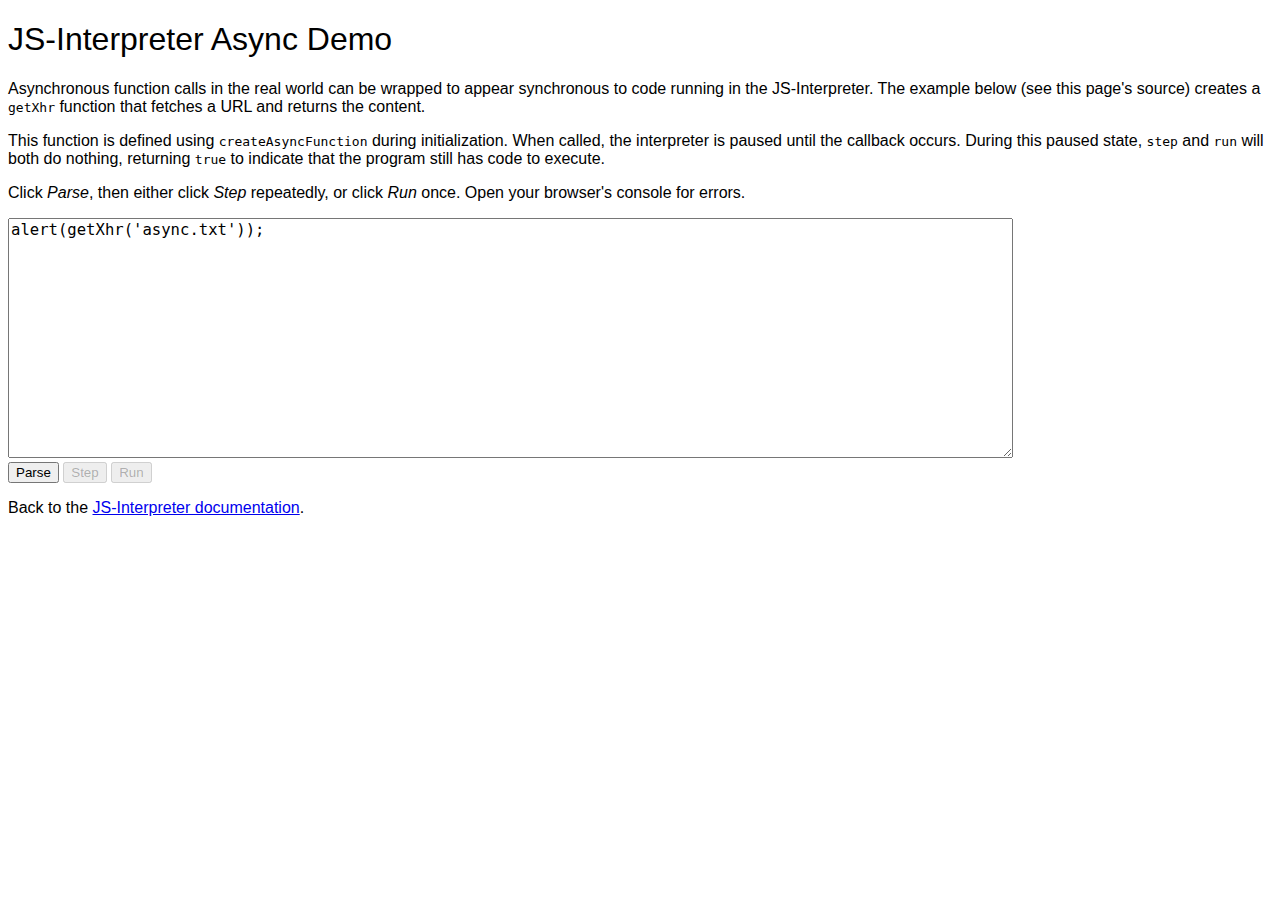
<file: third_party/JS-Interpreter-master/demos/async.html>
<!DOCTYPE html>
<html>
<head>
  <meta charset="utf-8">
  <title>JS-Interpreter Async Demo</title>
  <link href="style.css" rel="stylesheet" type="text/css">
  <script src="../acorn.js"></script>
  <script src="../interpreter.js"></script>
  <script>
    var myInterpreter;
    function initAlert(interpreter, scope) {
      var wrapper = function(text) {
        return alert(text);
      };
      interpreter.setProperty(scope, 'alert',
          interpreter.createNativeFunction(wrapper));

      var wrapper = function getXhr(href, callback) {
        var req = new XMLHttpRequest();
        req.open('GET', href, true);
        req.onreadystatechange = function() {
          if (req.readyState == 4 && req.status == 200) {
            callback(req.responseText);
          }
        };
        req.send(null);
      };
      interpreter.setProperty(scope, 'getXhr',
          interpreter.createAsyncFunction(wrapper));
    }

    function parseButton() {
      var code = document.getElementById('code').value;
      myInterpreter = new Interpreter(code, initAlert);
      disable('');
    }

    function stepButton() {
      if (myInterpreter.stateStack.length) {
        var node =
            myInterpreter.stateStack[myInterpreter.stateStack.length - 1].node;
        var start = node.start;
        var end = node.end;
      } else {
        var start = 0;
        var end = 0;
      }
      createSelection(start, end);
      try {
        var ok = myInterpreter.step();
      } finally {
        if (!ok) {
          disable('disabled');
        }
      }
    }

    function runButton() {
      disable('disabled');
      if (myInterpreter.run()) {
        // Ran until an async call.  Give this call a chance to run.
        // Then start running again later.
        // 1000ms is waaay too long, but is used here to demo the pause.
        setTimeout(runButton, 1000);
      }
    }

    function disable(disabled) {
      document.getElementById('stepButton').disabled = disabled;
      document.getElementById('runButton').disabled = disabled;
    }

    function createSelection(start, end) {
      var field = document.getElementById('code');
      if (field.createTextRange) {
        var selRange = field.createTextRange();
        selRange.collapse(true);
        selRange.moveStart('character', start);
        selRange.moveEnd('character', end);
        selRange.select();
      } else if (field.setSelectionRange) {
        field.setSelectionRange(start, end);
      } else if (field.selectionStart) {
        field.selectionStart = start;
        field.selectionEnd = end;
      }
      field.focus();
    }
  </script>
</head>
<body>
  <h1>JS-Interpreter Async Demo</h1>

  <p>Asynchronous function calls in the real world can be wrapped to appear
  synchronous to code running in the JS-Interpreter.  The example below
  (see this page's source) creates a <code>getXhr</code> function that
  fetches a URL and returns the content.</p>

  <p>This function is defined using <code>createAsyncFunction</code> during
  initialization.  When called, the interpreter is paused until the callback
  occurs.  During this paused state, <code>step</code> and <code>run</code>
  will both do nothing, returning <code>true</code> to indicate that the program
  still has code to execute.</p>

  <p>Click <em>Parse</em>, then either click <em>Step</em> repeatedly,
  or click <em>Run</em> once.  Open your browser's console for errors.</p>

  <p><textarea id="code">
alert(getXhr('async.txt'));
</textarea><br>
  <button onclick="parseButton()">Parse</button>
  <button onclick="stepButton()" id="stepButton" disabled="disabled">Step</button>
  <button onclick="runButton()" id="runButton" disabled="disabled">Run</button>
  </p>

  <p>Back to the <a href="../docs.html">JS-Interpreter documentation</a>.</p>

  <script>
    disable('disabled');
    if (location.protocol == 'file:' &&
        navigator.userAgent.indexOf('Firefox') == -1) {
      alert('Warning: This page is loaded with the "file:" protocol.\n' +
            'Your browser might prevent XHR from working here.')
    }
  </script>
</body>
</html>
</file>
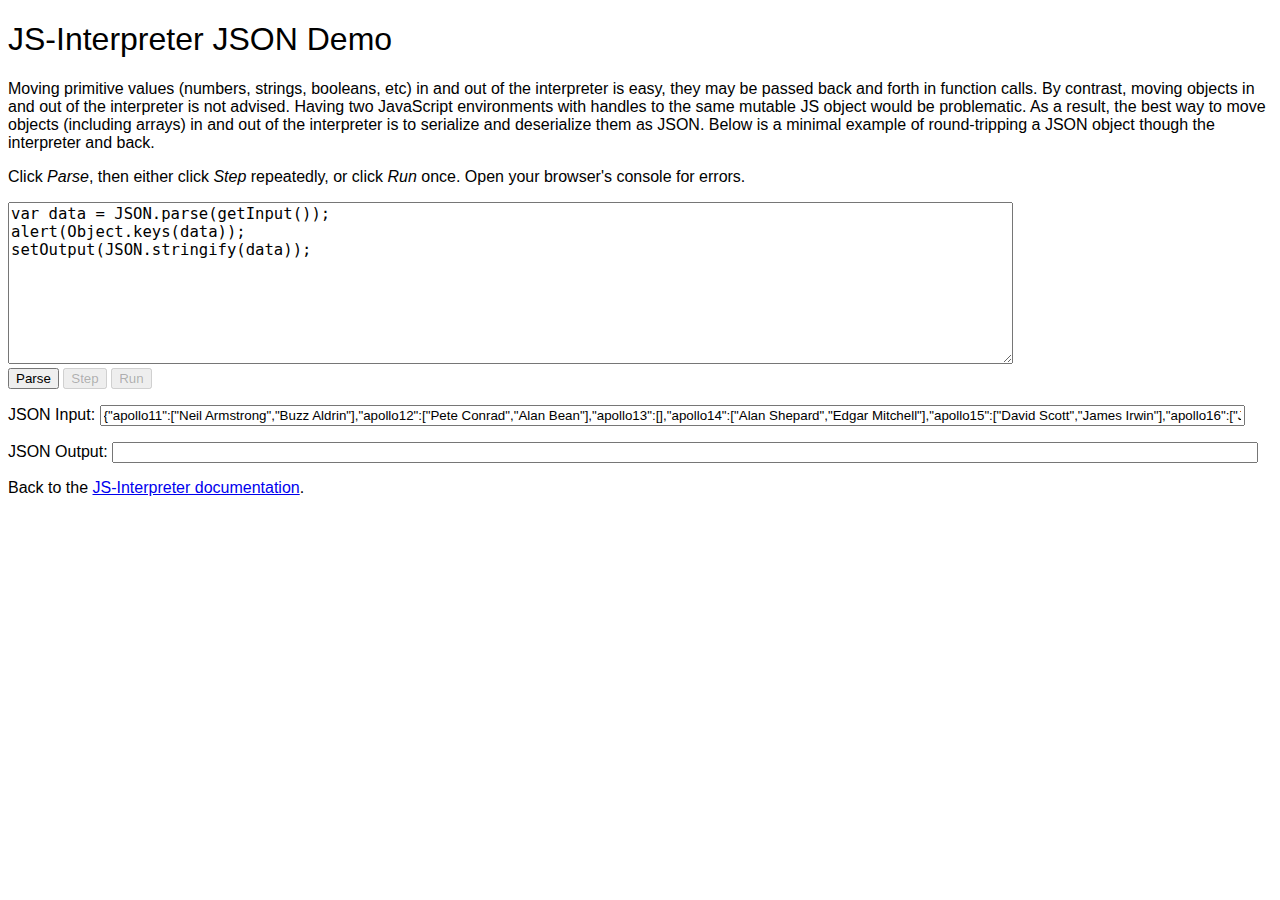
<file: third_party/JS-Interpreter-master/demos/json.html>
<!DOCTYPE html>
<html>
<head>
  <meta charset="utf-8">
  <title>JS-Interpreter JSON Demo</title>
  <link href="style.css" rel="stylesheet" type="text/css">
  <script src="../acorn.js"></script>
  <script src="../interpreter.js"></script>
  <script>
    var myInterpreter;
    function initAlert(interpreter, scope) {
      var wrapper = function(text) {
        return alert(text);
      };
      interpreter.setProperty(scope, 'alert',
          interpreter.createNativeFunction(wrapper));

      var wrapper = function() {
        return document.getElementById('JSON_input').value;
      };
      interpreter.setProperty(scope, 'getInput',
          interpreter.createNativeFunction(wrapper));

      var wrapper = function(text) {
        document.getElementById('JSON_output').value = text;
      };
      interpreter.setProperty(scope, 'setOutput',
          interpreter.createNativeFunction(wrapper));
    }

    function parseButton() {
      var code = document.getElementById('code').value;
      myInterpreter = new Interpreter(code, initAlert);
      disable('');
    }

    function stepButton() {
      if (myInterpreter.stateStack.length) {
        var node =
            myInterpreter.stateStack[myInterpreter.stateStack.length - 1].node;
        var start = node.start;
        var end = node.end;
      } else {
        var start = 0;
        var end = 0;
      }
      createSelection(start, end);
      try {
        var ok = myInterpreter.step();
      } finally {
        if (!ok) {
          disable('disabled');
        }
      }
    }

    function runButton() {
      disable('disabled');
      myInterpreter.run();
    }

    function disable(disabled) {
      document.getElementById('stepButton').disabled = disabled;
      document.getElementById('runButton').disabled = disabled;
    }

    function createSelection(start, end) {
      var field = document.getElementById('code');
      if (field.createTextRange) {
        var selRange = field.createTextRange();
        selRange.collapse(true);
        selRange.moveStart('character', start);
        selRange.moveEnd('character', end);
        selRange.select();
      } else if (field.setSelectionRange) {
        field.setSelectionRange(start, end);
      } else if (field.selectionStart) {
        field.selectionStart = start;
        field.selectionEnd = end;
      }
      field.focus();
    }
  </script>
</head>
<body>
  <h1>JS-Interpreter JSON Demo</h1>

  <p>Moving primitive values (numbers, strings, booleans, etc) in and out of the
  interpreter is easy, they may be passed back and forth in function calls.
  By contrast, moving objects in and out of the interpreter is not advised.
  Having two JavaScript environments with handles to the same mutable JS object
  would be problematic.  As a result, the best way to move objects (including
  arrays) in and out of the interpreter is to serialize and deserialize them
  as JSON.  Below is a minimal example of round-tripping a JSON object though
  the interpreter and back.</p>

  <p>Click <em>Parse</em>, then either click <em>Step</em> repeatedly,
  or click <em>Run</em> once.  Open your browser's console for errors.</p>

  <p><textarea id="code" style="height: 10em;">
var data = JSON.parse(getInput());
alert(Object.keys(data));
setOutput(JSON.stringify(data));
</textarea><br>
  <button onclick="parseButton()">Parse</button>
  <button onclick="stepButton()" id="stepButton" disabled="disabled">Step</button>
  <button onclick="runButton()" id="runButton" disabled="disabled">Run</button>
  </p>

  <p>JSON Input: <input id="JSON_input" style="width: 90%" value='{"apollo11":["Neil Armstrong","Buzz Aldrin"],"apollo12":["Pete Conrad","Alan Bean"],"apollo13":[],"apollo14":["Alan Shepard","Edgar Mitchell"],"apollo15":["David Scott","James Irwin"],"apollo16":["John W. Young","Charles Duke"],"apollo17":["Eugene Cernan","Harrison Schmitt"]}'></p>
  <p>JSON Output: <input id="JSON_output" style="width: 90%" readonly="true"></p>

  <p>Back to the <a href="../docs.html">JS-Interpreter documentation</a>.</p>

  <script>
    disable('disabled');
  </script>
</body>
</html>
</file>
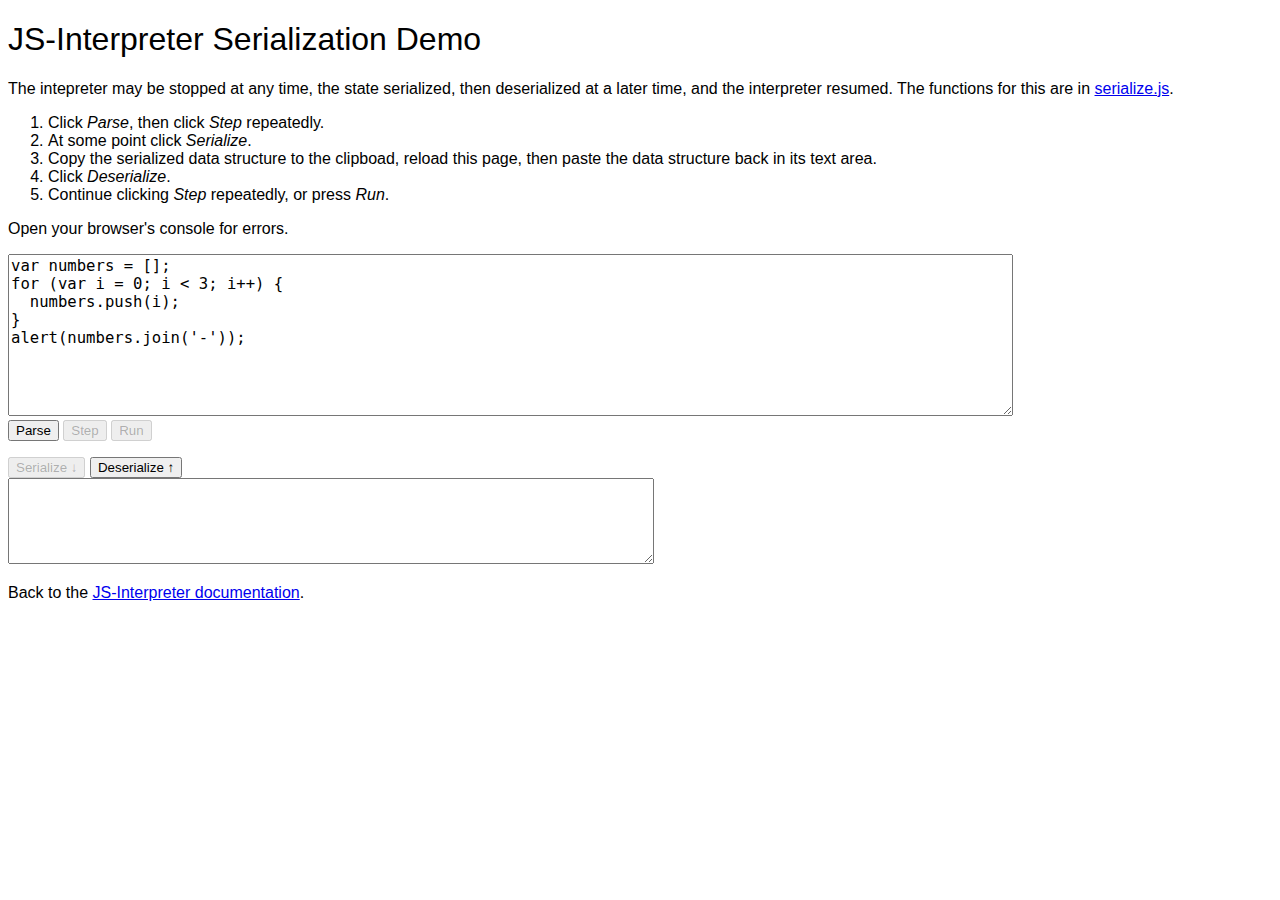
<file: third_party/JS-Interpreter-master/demos/serialize.html>
<!DOCTYPE html>
<html>
<head>
  <meta charset="utf-8">
  <title>JS-Interpreter Serialization Demo</title>
  <link href="style.css" rel="stylesheet" type="text/css">
  <script src="../acorn.js"></script>
  <script src="../interpreter.js"></script>
  <script src="serialize.js"></script>
  <script>
    var myInterpreter;
    function initAlert(interpreter, scope) {
      var wrapper = function(text) {
        return alert(text);
      };
      interpreter.setProperty(scope, 'alert',
          interpreter.createNativeFunction(wrapper));
    }

    function parseButton() {
      var code = document.getElementById('code').value;
      myInterpreter = new Interpreter(code, initAlert);
      disable('');
    }

    function serializeButton() {
      var json = serialize(myInterpreter);
      document.getElementById('serializeTextarea').value = JSON.stringify(json);
    }

    function deserializeButton() {
      var text = document.getElementById('serializeTextarea').value;
      try {
        var json = JSON.parse(text);
      } catch (e) {
        alert('Invalid JSON\n' + e);
        return;
      }
      // Create a clean interpreter with the same initalization functions.
      parseButton();
      deserialize(json, myInterpreter);
    }

    function stepButton() {
      if (myInterpreter.stateStack.length) {
        var node =
            myInterpreter.stateStack[myInterpreter.stateStack.length - 1].node;
        var start = node.start;
        var end = node.end;
      } else {
        var start = 0;
        var end = 0;
      }
      createSelection(start, end);
      try {
        var ok = myInterpreter.step();
      } finally {
        if (!ok) {
          disable('disabled');
        }
      }
    }

    function runButton() {
      disable('disabled');
      myInterpreter.run();
    }

    function disable(disabled) {
      document.getElementById('stepButton').disabled = disabled;
      document.getElementById('runButton').disabled = disabled;
      document.getElementById('serializeButton').disabled = disabled;
    }

    function createSelection(start, end) {
      var field = document.getElementById('code');
      if (field.createTextRange) {
        var selRange = field.createTextRange();
        selRange.collapse(true);
        selRange.moveStart('character', start);
        selRange.moveEnd('character', end);
        selRange.select();
      } else if (field.setSelectionRange) {
        field.setSelectionRange(start, end);
      } else if (field.selectionStart) {
        field.selectionStart = start;
        field.selectionEnd = end;
      }
      field.focus();
    }
  </script>
</head>
<body>
  <h1>JS-Interpreter Serialization Demo</h1>

  <p>The intepreter may be stopped at any time, the state serialized, then
  deserialized at a later time, and the interpreter resumed.  The functions
  for this are in <a href="serialize.js">serialize.js</a>.</p>

  <ol>
    <li>Click <em>Parse</em>, then click <em>Step</em> repeatedly.</li>
    <li>At some point click <em>Serialize</em>.</li>
    <li>Copy the serialized data structure to the clipboad, reload this page,
    then paste the data structure back in its text area.</li>
    <li>Click <em>Deserialize</em>.</li>
    <li>Continue clicking <em>Step</em> repeatedly, or press <em>Run</em>.</li>
  </ol>
  <p>Open your browser's console for errors.</p>

  <p><textarea id="code" style="height: 10em;">
var numbers = [];
for (var i = 0; i < 3; i++) {
  numbers.push(i);
}
alert(numbers.join('-'));
</textarea><br>
  <button onclick="parseButton()">Parse</button>
  <button onclick="stepButton()" id="stepButton" disabled="disabled">Step</button>
  <button onclick="runButton()" id="runButton" disabled="disabled">Run</button>
  </p>

  <p>
    <button onclick="serializeButton()" id="serializeButton" disabled="disabled">Serialize &darr;</button>
    <button onclick="deserializeButton()" id="deserializeButton">Deserialize &uarr;</button><br>
    <textarea id="serializeTextarea" style="height: 10ex; width: 80ex;"></textarea>
  </p>

  <p>Back to the <a href="../docs.html">JS-Interpreter documentation</a>.</p>

  <script>
    disable('disabled');
  </script>
</body>
</html>
</file>
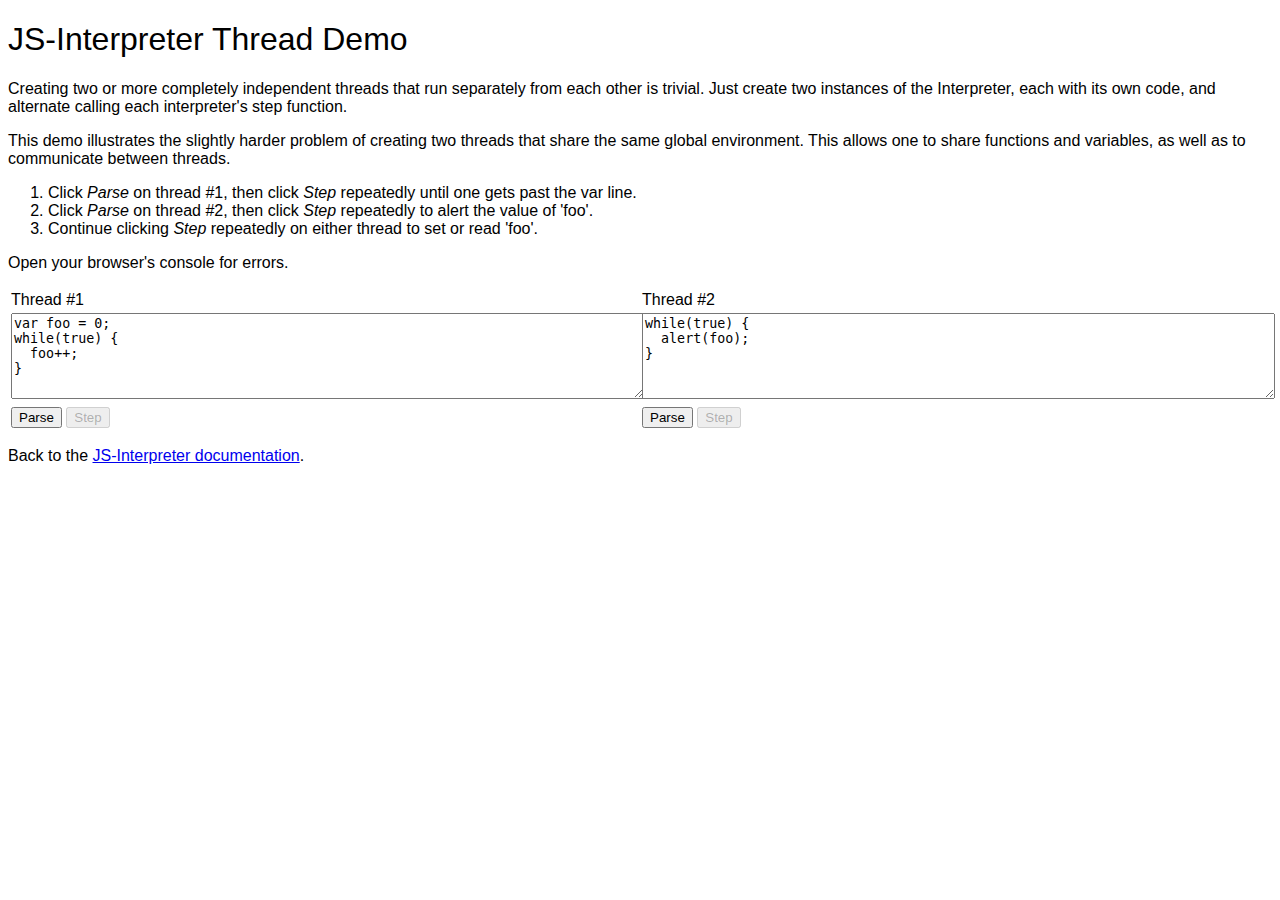
<file: third_party/JS-Interpreter-master/demos/thread.html>
<!DOCTYPE html>
<html>
<head>
  <meta charset="utf-8">
  <title>JS-Interpreter Thread Demo</title>
  <link href="style.css" rel="stylesheet" type="text/css">
  <script src="../acorn.js"></script>
  <script src="../interpreter.js"></script>
  <script>
    function initAlert(interpreter, scope) {
      var wrapper = function(text) {
        return alert(text);
      };
      interpreter.setProperty(scope, 'alert',
          interpreter.createNativeFunction(wrapper));
    }
    var myInterpreter = new Interpreter('', initAlert);
    var threads = [];

    function parseButton(n) {
      var code = document.getElementById('code' + n).value;
      var thread = new Interpreter(code).stateStack;
      thread[0].scope = myInterpreter.global;
      threads[n] = thread;
      disable(n, '');
    }

    function stepButton(n) {
      myInterpreter.stateStack = threads[n];
      if (myInterpreter.stateStack.length) {
        var node =
            myInterpreter.stateStack[myInterpreter.stateStack.length - 1].node;
        var start = node.start;
        var end = node.end;
      } else {
        var start = 0;
        var end = 0;
      }
      createSelection(n, start, end);
      try {
        var ok = myInterpreter.step();
      } finally {
        if (!ok) {
          disable(n, 'disabled');
        }
      }
    }

    function disable(n, disabled) {
      document.getElementById('stepButton' + n).disabled = disabled;
    }

    function createSelection(n, start, end) {
      var field = document.getElementById('code' + n);
      if (field.createTextRange) {
        var selRange = field.createTextRange();
        selRange.collapse(true);
        selRange.moveStart('character', start);
        selRange.moveEnd('character', end);
        selRange.select();
      } else if (field.setSelectionRange) {
        field.setSelectionRange(start, end);
      } else if (field.selectionStart) {
        field.selectionStart = start;
        field.selectionEnd = end;
      }
      field.focus();
    }
  </script>
</head>
<body>
  <h1>JS-Interpreter Thread Demo</h1>

  <p>Creating two or more completely independent threads that run separately
  from each other is trivial.  Just create two instances of the Interpreter,
  each with its own code, and alternate calling each interpreter's step function.</p>

  <p>This demo illustrates the slightly harder problem of creating two threads
  that share the same global environment.  This allows one to share functions
  and variables, as well as to communicate between threads.</p>

  <ol>
    <li>Click <em>Parse</em> on thread #1, then click <em>Step</em> repeatedly
    until one gets past the var line.</li>
    <li>Click <em>Parse</em> on thread #2, then click <em>Step</em> repeatedly
    to alert the value of 'foo'.</li>
    <li>Continue clicking <em>Step</em> repeatedly on either thread to set or
    read 'foo'.</li>
  </ol>
  <p>Open your browser's console for errors.</p>

<table style="width: 100%;">
  <tr>
    <td>
      Thread #1
    </td>
    <td>
      Thread #2
    </td>
  </tr>
  <tr>
    <td>
<textarea id="code1" style="height: 6em; width: 100%;">
var foo = 0;
while(true) {
  foo++;
}
</textarea>
    </td>
    <td>
<textarea id="code2" style="height: 6em; width: 100%;">
while(true) {
  alert(foo);
}
</textarea>
    </td>
  </tr>
  <tr>
    <td>
      <button onclick="parseButton(1)">Parse</button>
      <button onclick="stepButton(1)" id="stepButton1" disabled="disabled">Step</button>
    </td>
    <td>
      <button onclick="parseButton(2)">Parse</button>
      <button onclick="stepButton(2)" id="stepButton2" disabled="disabled">Step</button>
    </td>
  </tr>
</table>

  <p>Back to the <a href="../docs.html">JS-Interpreter documentation</a>.</p>

  <script>
    disable(1, 'disabled');
    disable(2, 'disabled');
  </script>
</body>
</html>
</file>
<file: third_party/JS-Interpreter-master/demos/style.css>
body {
  background-color: #fff;
  font-family: sans-serif;
}
a:hover {
  color: red;
}
h1, h2, h3 {
  font-weight: normal;
}
#code {
  font-family: monospace;
  font-size: larger;
  height: 15em;
  width: 100%;
  max-width: 111ex;
}
</file>
<file: third_party/fontello-f7426019/css/fontello-ie7.css>
[class^="icon-"], [class*=" icon-"] {
  font-family: 'fontello';
  font-style: normal;
  font-weight: normal;
 
  /* fix buttons height */
  line-height: 1em;
 
  /* you can be more comfortable with increased icons size */
  /* font-size: 120%; */
}
 
.icon-down-hand { *zoom: expression( this.runtimeStyle['zoom'] = '1', this.innerHTML = '&#xe800;&nbsp;'); }
.icon-cog { *zoom: expression( this.runtimeStyle['zoom'] = '1', this.innerHTML = '&#xe801;&nbsp;'); }
.icon-note { *zoom: expression( this.runtimeStyle['zoom'] = '1', this.innerHTML = '&#xe802;&nbsp;'); }
.icon-note-beamed { *zoom: expression( this.runtimeStyle['zoom'] = '1', this.innerHTML = '&#xe803;&nbsp;'); }
.icon-music { *zoom: expression( this.runtimeStyle['zoom'] = '1', this.innerHTML = '&#xe804;&nbsp;'); }
.icon-play { *zoom: expression( this.runtimeStyle['zoom'] = '1', this.innerHTML = '&#xe805;&nbsp;'); }
.icon-stop { *zoom: expression( this.runtimeStyle['zoom'] = '1', this.innerHTML = '&#xe806;&nbsp;'); }
.icon-lightbulb { *zoom: expression( this.runtimeStyle['zoom'] = '1', this.innerHTML = '&#xe807;&nbsp;'); }
.icon-ok { *zoom: expression( this.runtimeStyle['zoom'] = '1', this.innerHTML = '&#xe808;&nbsp;'); }
.icon-attention { *zoom: expression( this.runtimeStyle['zoom'] = '1', this.innerHTML = '&#xe809;&nbsp;'); }
.icon-help-circled { *zoom: expression( this.runtimeStyle['zoom'] = '1', this.innerHTML = '&#xe80a;&nbsp;'); }
.icon-book { *zoom: expression( this.runtimeStyle['zoom'] = '1', this.innerHTML = '&#xe80b;&nbsp;'); }
.icon-volume-up { *zoom: expression( this.runtimeStyle['zoom'] = '1', this.innerHTML = '&#xe80c;&nbsp;'); }
.icon-volume-off { *zoom: expression( this.runtimeStyle['zoom'] = '1', this.innerHTML = '&#xe80d;&nbsp;'); }
.icon-volume-off-1 { *zoom: expression( this.runtimeStyle['zoom'] = '1', this.innerHTML = '&#xe80e;&nbsp;'); }
.icon-volume-low { *zoom: expression( this.runtimeStyle['zoom'] = '1', this.innerHTML = '&#xe80f;&nbsp;'); }
.icon-arrows-cw { *zoom: expression( this.runtimeStyle['zoom'] = '1', this.innerHTML = '&#xe810;&nbsp;'); }
.icon-flash { *zoom: expression( this.runtimeStyle['zoom'] = '1', this.innerHTML = '&#xe811;&nbsp;'); }
.icon-shuffle { *zoom: expression( this.runtimeStyle['zoom'] = '1', this.innerHTML = '&#xe812;&nbsp;'); }
.icon-graduation-cap-1 { *zoom: expression( this.runtimeStyle['zoom'] = '1', this.innerHTML = '&#xe813;&nbsp;'); }
.icon-arrows-cw-1 { *zoom: expression( this.runtimeStyle['zoom'] = '1', this.innerHTML = '&#xe814;&nbsp;'); }
.icon-shuffle-1 { *zoom: expression( this.runtimeStyle['zoom'] = '1', this.innerHTML = '&#xe815;&nbsp;'); }
.icon-cloud-flash { *zoom: expression( this.runtimeStyle['zoom'] = '1', this.innerHTML = '&#xe816;&nbsp;'); }
.icon-split { *zoom: expression( this.runtimeStyle['zoom'] = '1', this.innerHTML = '&#xe817;&nbsp;'); }
.icon-beaker { *zoom: expression( this.runtimeStyle['zoom'] = '1', this.innerHTML = '&#xe818;&nbsp;'); }
.icon-graduation-cap-2 { *zoom: expression( this.runtimeStyle['zoom'] = '1', this.innerHTML = '&#xe819;&nbsp;'); }
.icon-download { *zoom: expression( this.runtimeStyle['zoom'] = '1', this.innerHTML = '&#xe81a;&nbsp;'); }
.icon-video { *zoom: expression( this.runtimeStyle['zoom'] = '1', this.innerHTML = '&#xe81b;&nbsp;'); }
.icon-spin1 { *zoom: expression( this.runtimeStyle['zoom'] = '1', this.innerHTML = '&#xe830;&nbsp;'); }
.icon-github-circled-alt2 { *zoom: expression( this.runtimeStyle['zoom'] = '1', this.innerHTML = '&#xf056;&nbsp;'); }
.icon-twitter { *zoom: expression( this.runtimeStyle['zoom'] = '1', this.innerHTML = '&#xf099;&nbsp;'); }
.icon-graduation-cap { *zoom: expression( this.runtimeStyle['zoom'] = '1', this.innerHTML = '&#xf19d;&nbsp;'); }
.icon-share { *zoom: expression( this.runtimeStyle['zoom'] = '1', this.innerHTML = '&#xf1e0;&nbsp;'); }
.icon-registered { *zoom: expression( this.runtimeStyle['zoom'] = '1', this.innerHTML = '&#xf25d;&nbsp;'); }
</file>
<file: third_party/fontello-f7426019/css/animation.css>
/*
   Animation example, for spinners
*/
.animate-spin {
  -moz-animation: spin 2s infinite linear;
  -o-animation: spin 2s infinite linear;
  -webkit-animation: spin 2s infinite linear;
  animation: spin 2s infinite linear;
  display: inline-block;
}
@-moz-keyframes spin {
  0% {
    -moz-transform: rotate(0deg);
    -o-transform: rotate(0deg);
    -webkit-transform: rotate(0deg);
    transform: rotate(0deg);
  }

  100% {
    -moz-transform: rotate(359deg);
    -o-transform: rotate(359deg);
    -webkit-transform: rotate(359deg);
    transform: rotate(359deg);
  }
}
@-webkit-keyframes spin {
  0% {
    -moz-transform: rotate(0deg);
    -o-transform: rotate(0deg);
    -webkit-transform: rotate(0deg);
    transform: rotate(0deg);
  }

  100% {
    -moz-transform: rotate(359deg);
    -o-transform: rotate(359deg);
    -webkit-transform: rotate(359deg);
    transform: rotate(359deg);
  }
}
@-o-keyframes spin {
  0% {
    -moz-transform: rotate(0deg);
    -o-transform: rotate(0deg);
    -webkit-transform: rotate(0deg);
    transform: rotate(0deg);
  }

  100% {
    -moz-transform: rotate(359deg);
    -o-transform: rotate(359deg);
    -webkit-transform: rotate(359deg);
    transform: rotate(359deg);
  }
}
@-ms-keyframes spin {
  0% {
    -moz-transform: rotate(0deg);
    -o-transform: rotate(0deg);
    -webkit-transform: rotate(0deg);
    transform: rotate(0deg);
  }

  100% {
    -moz-transform: rotate(359deg);
    -o-transform: rotate(359deg);
    -webkit-transform: rotate(359deg);
    transform: rotate(359deg);
  }
}
@keyframes spin {
  0% {
    -moz-transform: rotate(0deg);
    -o-transform: rotate(0deg);
    -webkit-transform: rotate(0deg);
    transform: rotate(0deg);
  }

  100% {
    -moz-transform: rotate(359deg);
    -o-transform: rotate(359deg);
    -webkit-transform: rotate(359deg);
    transform: rotate(359deg);
  }
}
</file>
